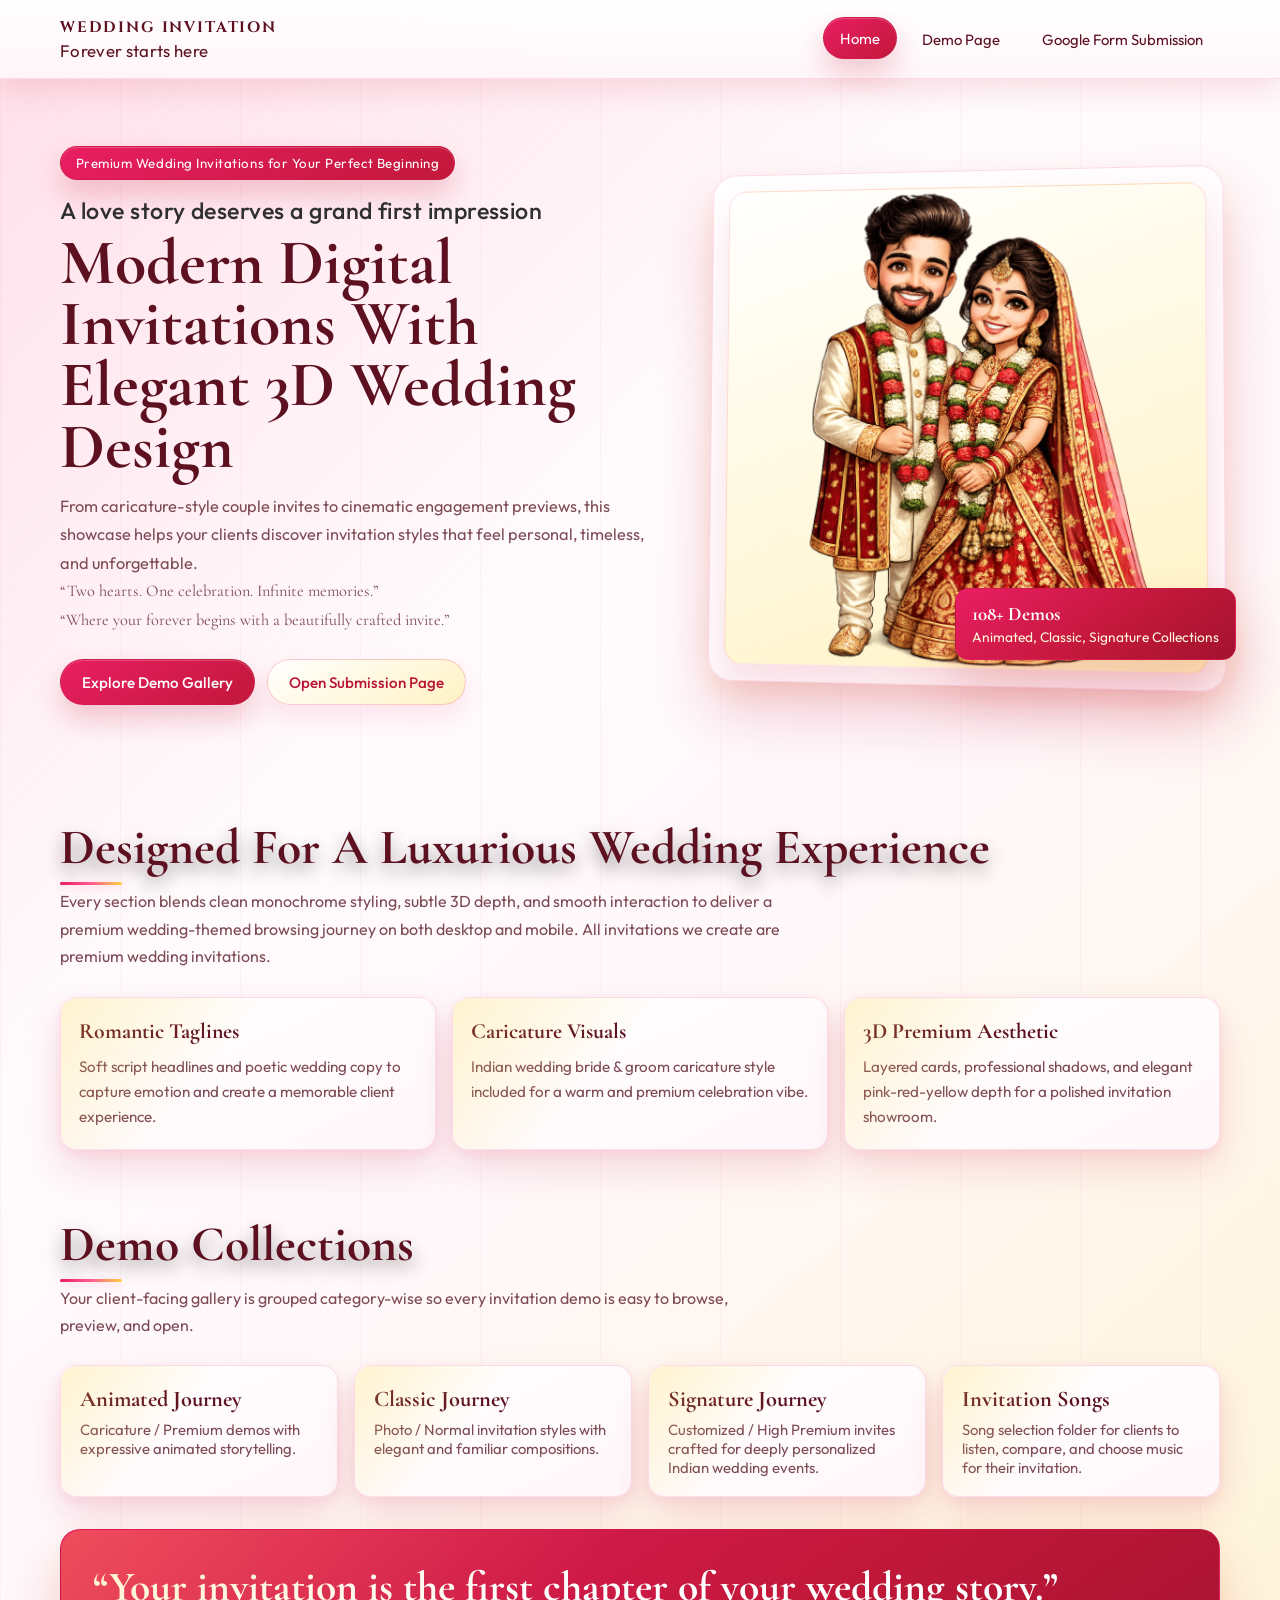
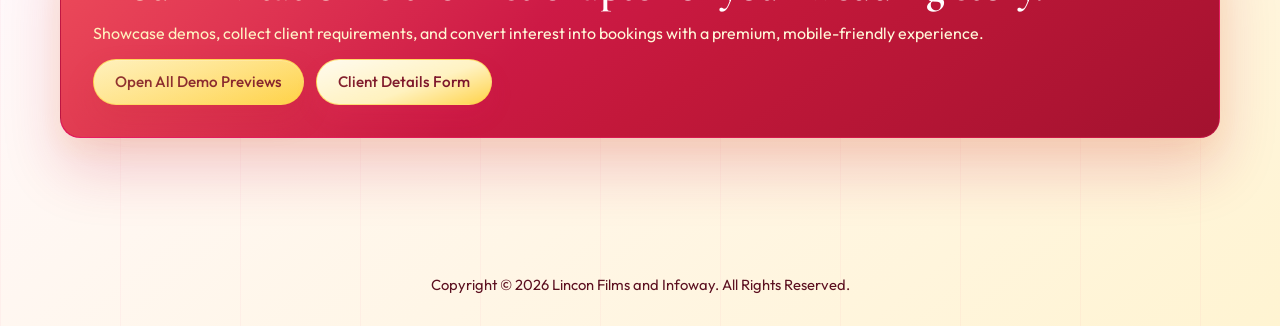
<file: index.html>
<!doctype html>
<html lang="en">
  <head>
    <meta charset="UTF-8" />
    <meta name="viewport" content="width=device-width, initial-scale=1.0" />
    <title>Wedding Invitation | Home</title>
    <meta
      name="description"
      content="Premium wedding and engagement invitation demo website with elegant 3D visuals, caricature couple art, and category-wise previews."
    />
    <link rel="icon" type="image/png" href="assets/favicon.png" />
    <link rel="stylesheet" href="assets/css/styles.css" />
  </head>
  <body>
    <header class="topbar">
      <div class="container nav-wrap">
        <div class="site-name">
          Wedding Invitation
          <small>Forever starts here</small>
        </div>
        <nav class="nav-links" aria-label="Primary Navigation">
          <a href="index.html" data-nav>Home</a>
          <a href="demos.html" data-nav>Demo Page</a>
          <a href="submit.html" data-nav>Google Form Submission</a>
        </nav>
      </div>
    </header>

    <main>
      <section class="hero">
        <div class="container hero-grid">
          <div class="reveal">
            <span class="kicker">Premium Wedding Invitations for Your Perfect Beginning</span>
            <div class="script-line">A love story deserves a grand first impression</div>
            <h1>Modern Digital Invitations With Elegant 3D Wedding Design</h1>
            <p>
              From caricature-style couple invites to cinematic engagement previews, this showcase helps your
              clients discover invitation styles that feel personal, timeless, and unforgettable.
            </p>
            <p class="hero-tagline">
              “Two hearts. One celebration. Infinite memories.”
              <br />
              “Where your forever begins with a beautifully crafted invite.”
            </p>
            <div class="btn-row">
              <a class="btn btn-primary" href="demos.html">Explore Demo Gallery</a>
              <a class="btn btn-outline" href="submit.html">Open Submission Page</a>
            </div>
          </div>

          <div class="hero-art reveal">
            <div class="hero-frame floating">
              <img src="assets/images/indian-wedding-couple.png" alt="Indian wedding bride and groom caricature" />
            </div>
            <div class="floating-tag">
              <strong id="totalDemoCount">94+ Demos</strong>
              <span>Animated, Classic, Signature Collections</span>
            </div>
          </div>
        </div>
      </section>

      <section class="section">
        <div class="container">
          <h2 class="section-title reveal">Designed For A Luxurious Wedding Experience</h2>
          <p class="section-sub reveal">
            Every section blends clean monochrome styling, subtle 3D depth, and smooth interaction to deliver a premium
            wedding-themed browsing journey on both desktop and mobile. All invitations we create are premium wedding
            invitations.
          </p>

          <div class="feature-grid">
            <article class="feature reveal">
              <h3>Romantic Taglines</h3>
              <p>
                Soft script headlines and poetic wedding copy to capture emotion and create a memorable client
                experience.
              </p>
            </article>
            <article class="feature reveal">
              <h3>Caricature Visuals</h3>
              <p>
                Indian wedding bride & groom caricature style included for a warm and premium celebration vibe.
              </p>
            </article>
            <article class="feature reveal">
              <h3>3D Premium Aesthetic</h3>
              <p>
                Layered cards, professional shadows, and elegant pink-red-yellow depth for a polished invitation showroom.
              </p>
            </article>
          </div>
        </div>
      </section>

      <section class="section" style="padding-top: 0;">
        <div class="container">
          <h2 class="section-title reveal">Demo Collections</h2>
          <p class="section-sub reveal">
            Your client-facing gallery is grouped category-wise so every invitation demo is easy to browse,
            preview, and open.
          </p>

          <div class="category-cards">
            <article class="category-card reveal">
              <h3>Animated Journey</h3>
              <p>Caricature / Premium demos with expressive animated storytelling.</p>
            </article>
            <article class="category-card reveal">
              <h3>Classic Journey</h3>
              <p>Photo / Normal invitation styles with elegant and familiar compositions.</p>
            </article>
            <article class="category-card reveal">
              <h3>Signature Journey</h3>
              <p>Customized / High Premium invites crafted for deeply personalized Indian wedding events.</p>
            </article>
            <article class="category-card reveal">
              <h3>Invitation Songs</h3>
              <p>Song selection folder for clients to listen, compare, and choose music for their invitation.</p>
            </article>
          </div>

          <div class="cta-banner reveal">
            <h3>“Your invitation is the first chapter of your wedding story.”</h3>
            <p>
              Showcase demos, collect client requirements, and convert interest into bookings with a premium,
              mobile-friendly experience.
            </p>
            <div class="btn-row" style="margin-top: 1rem;">
              <a class="btn btn-primary" href="demos.html">Open All Demo Previews</a>
              <a class="btn btn-outline" href="submit.html">Client Details Form</a>
            </div>
          </div>
        </div>
      </section>
    </main>

    <footer class="footer">
      Copyright © 2026 Lincon Films and Infoway. All Rights Reserved.
    </footer>

    <script src="assets/js/demo-data.js"></script>
    <script src="assets/js/main.js"></script>
    <script>
      (function () {
        if (!window.demoCatalog) return;
        const count = window.demoCatalog.reduce((sum, cat) => sum + cat.items.length, 0);
        const target = document.getElementById('totalDemoCount');
        if (target) {
          target.textContent = `${count}+ Demos`;
        }
      })();
    </script>
  </body>
</html>
</file>
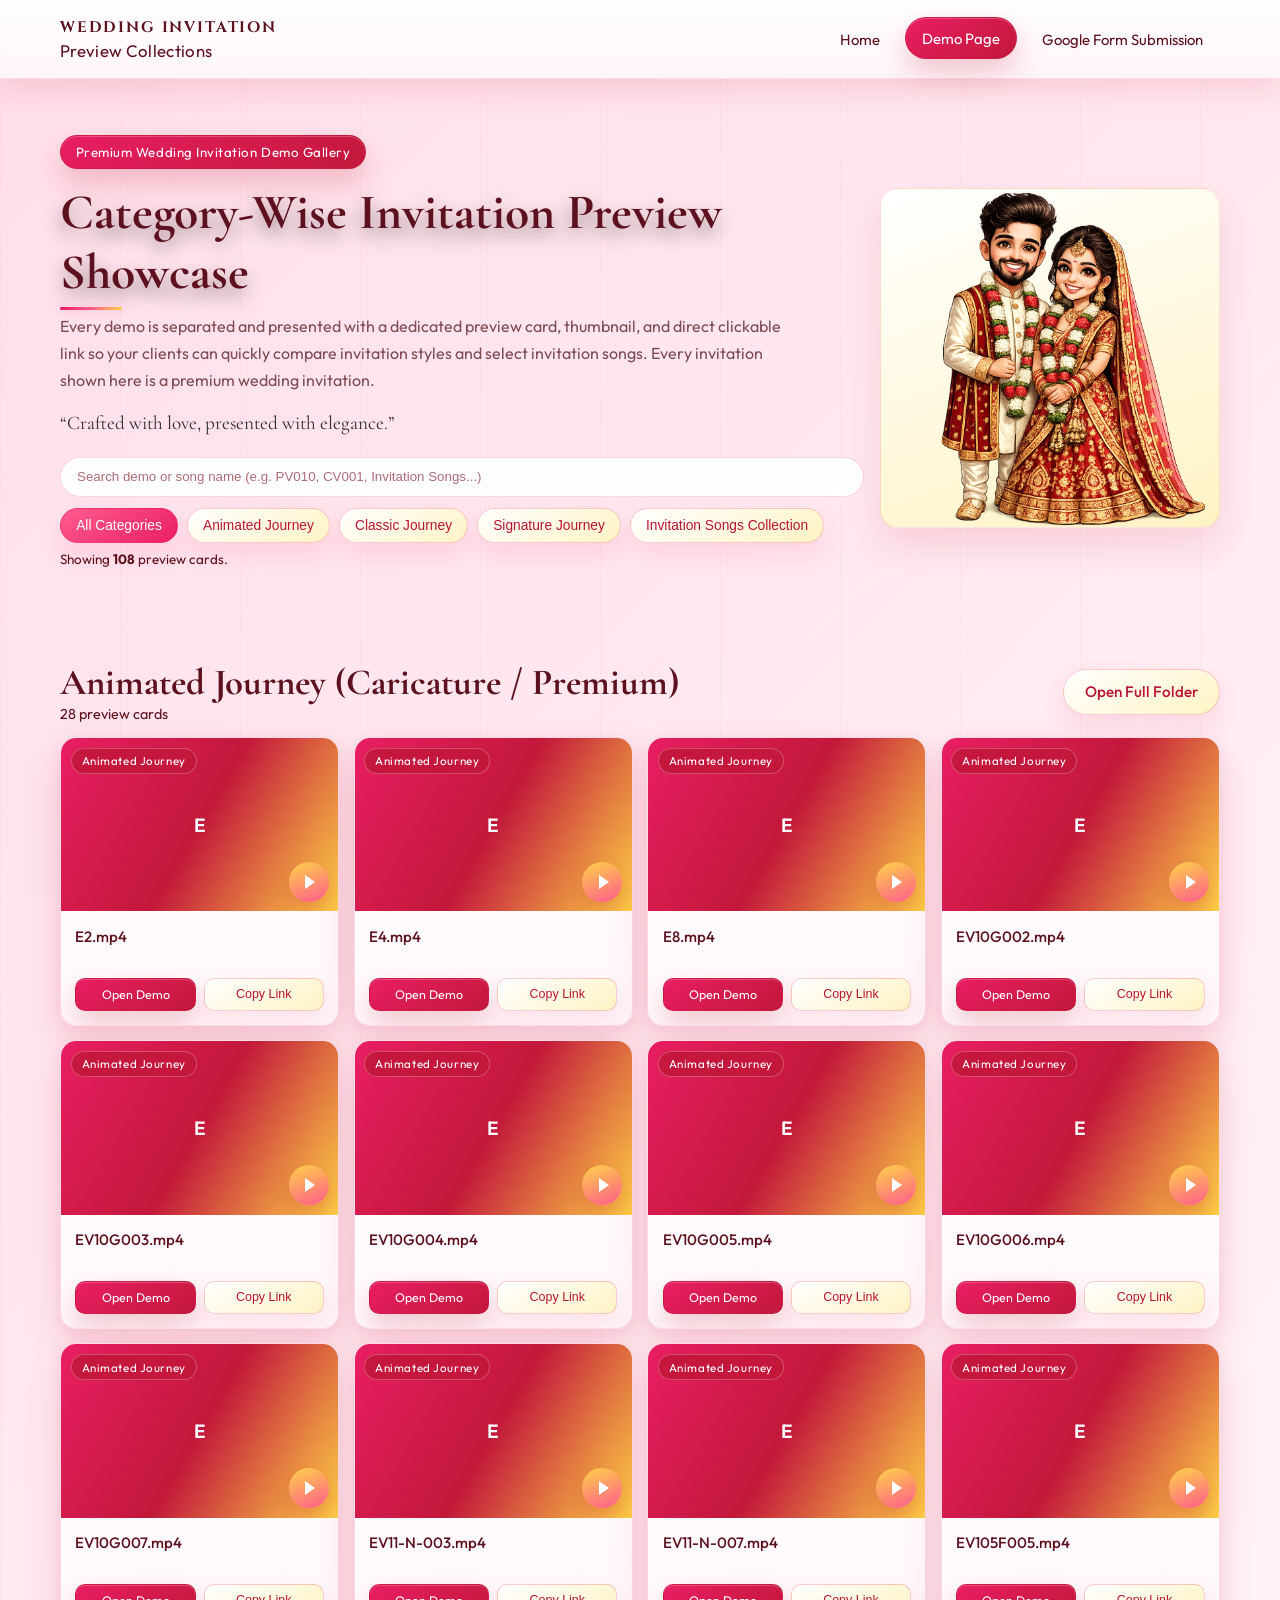
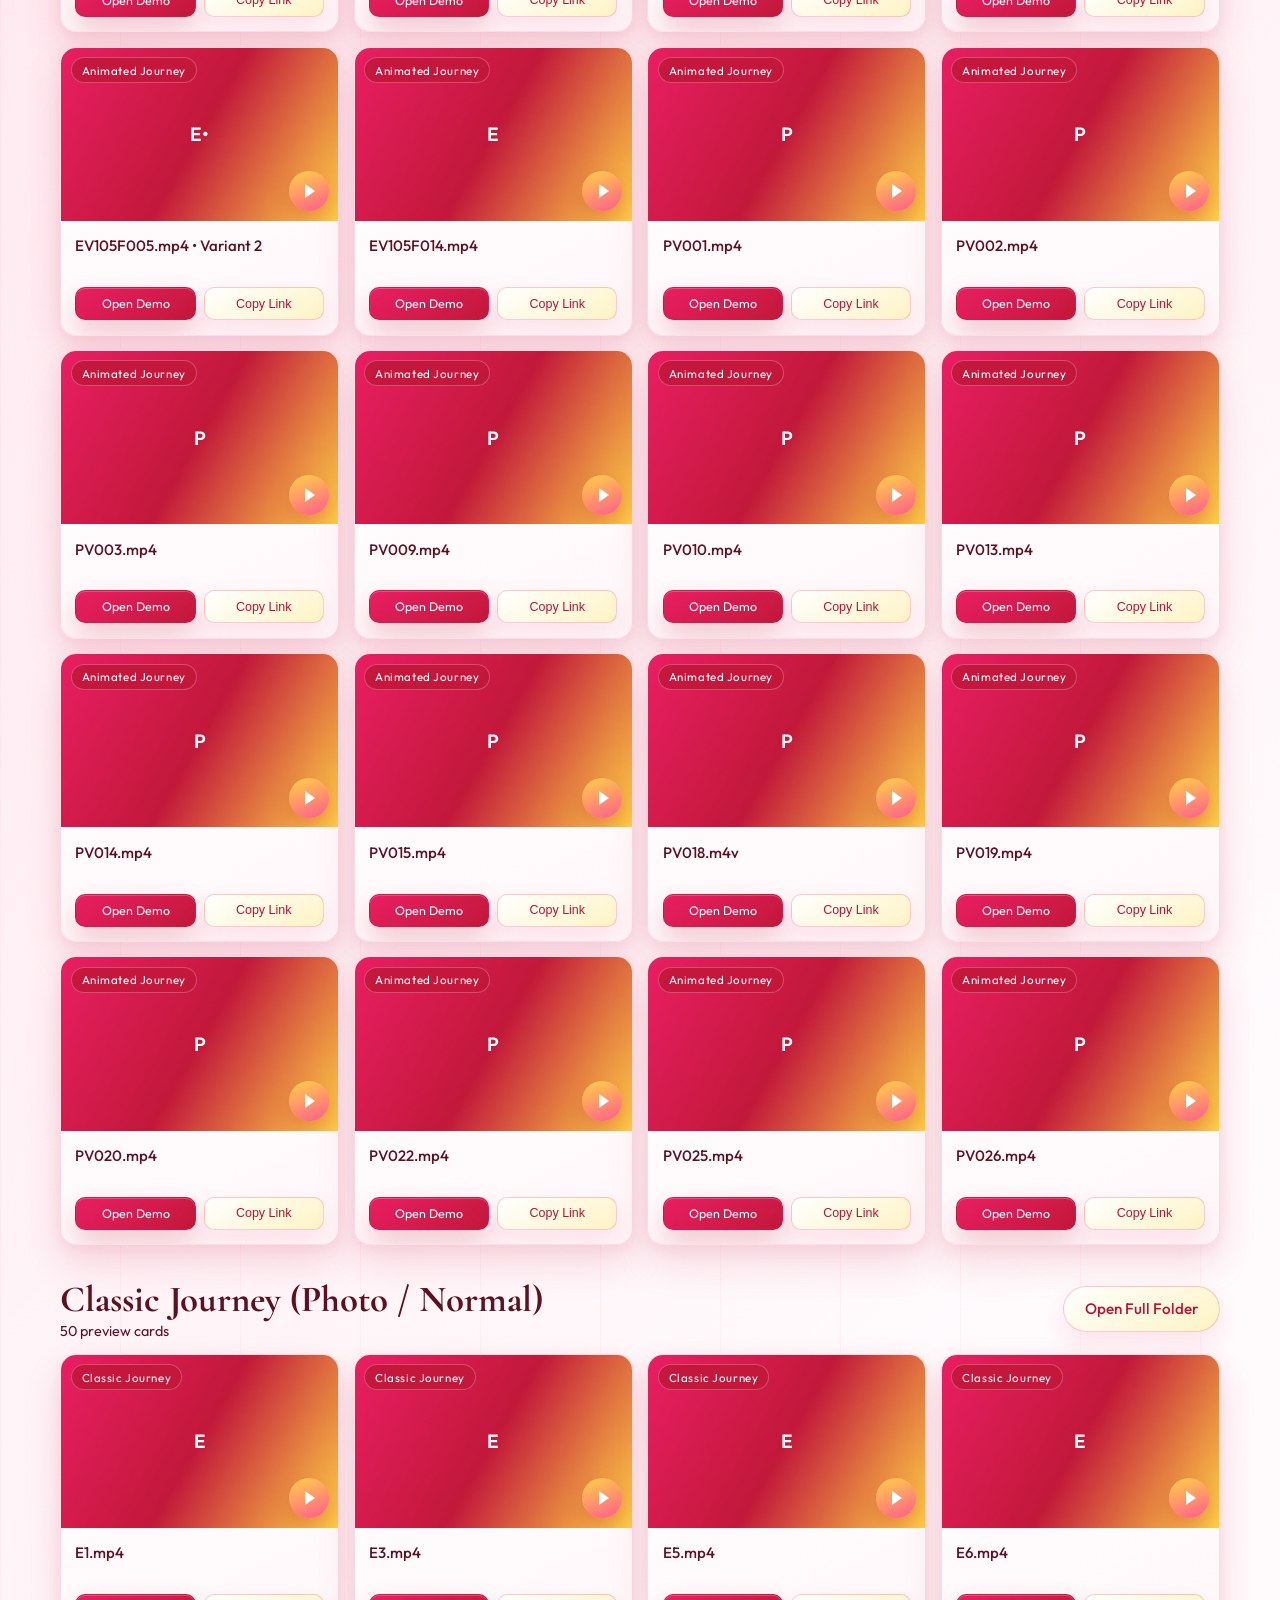
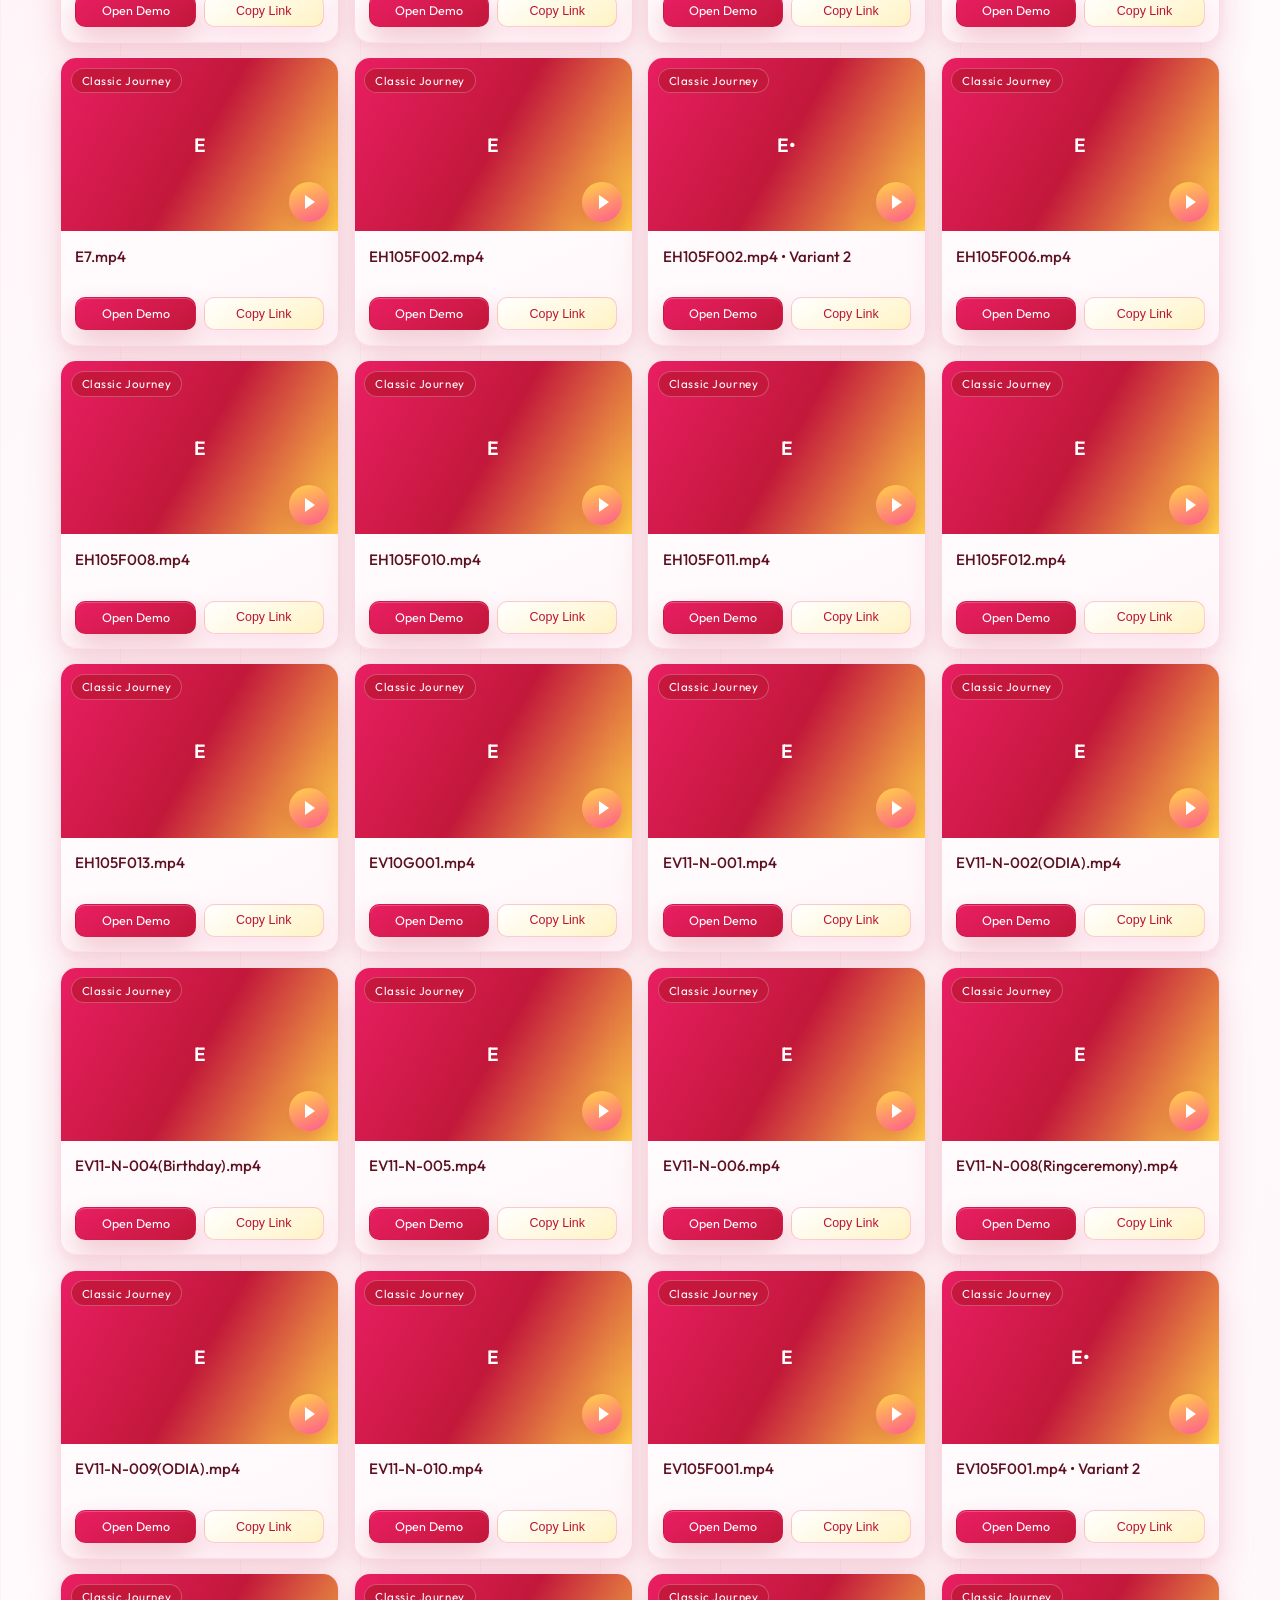
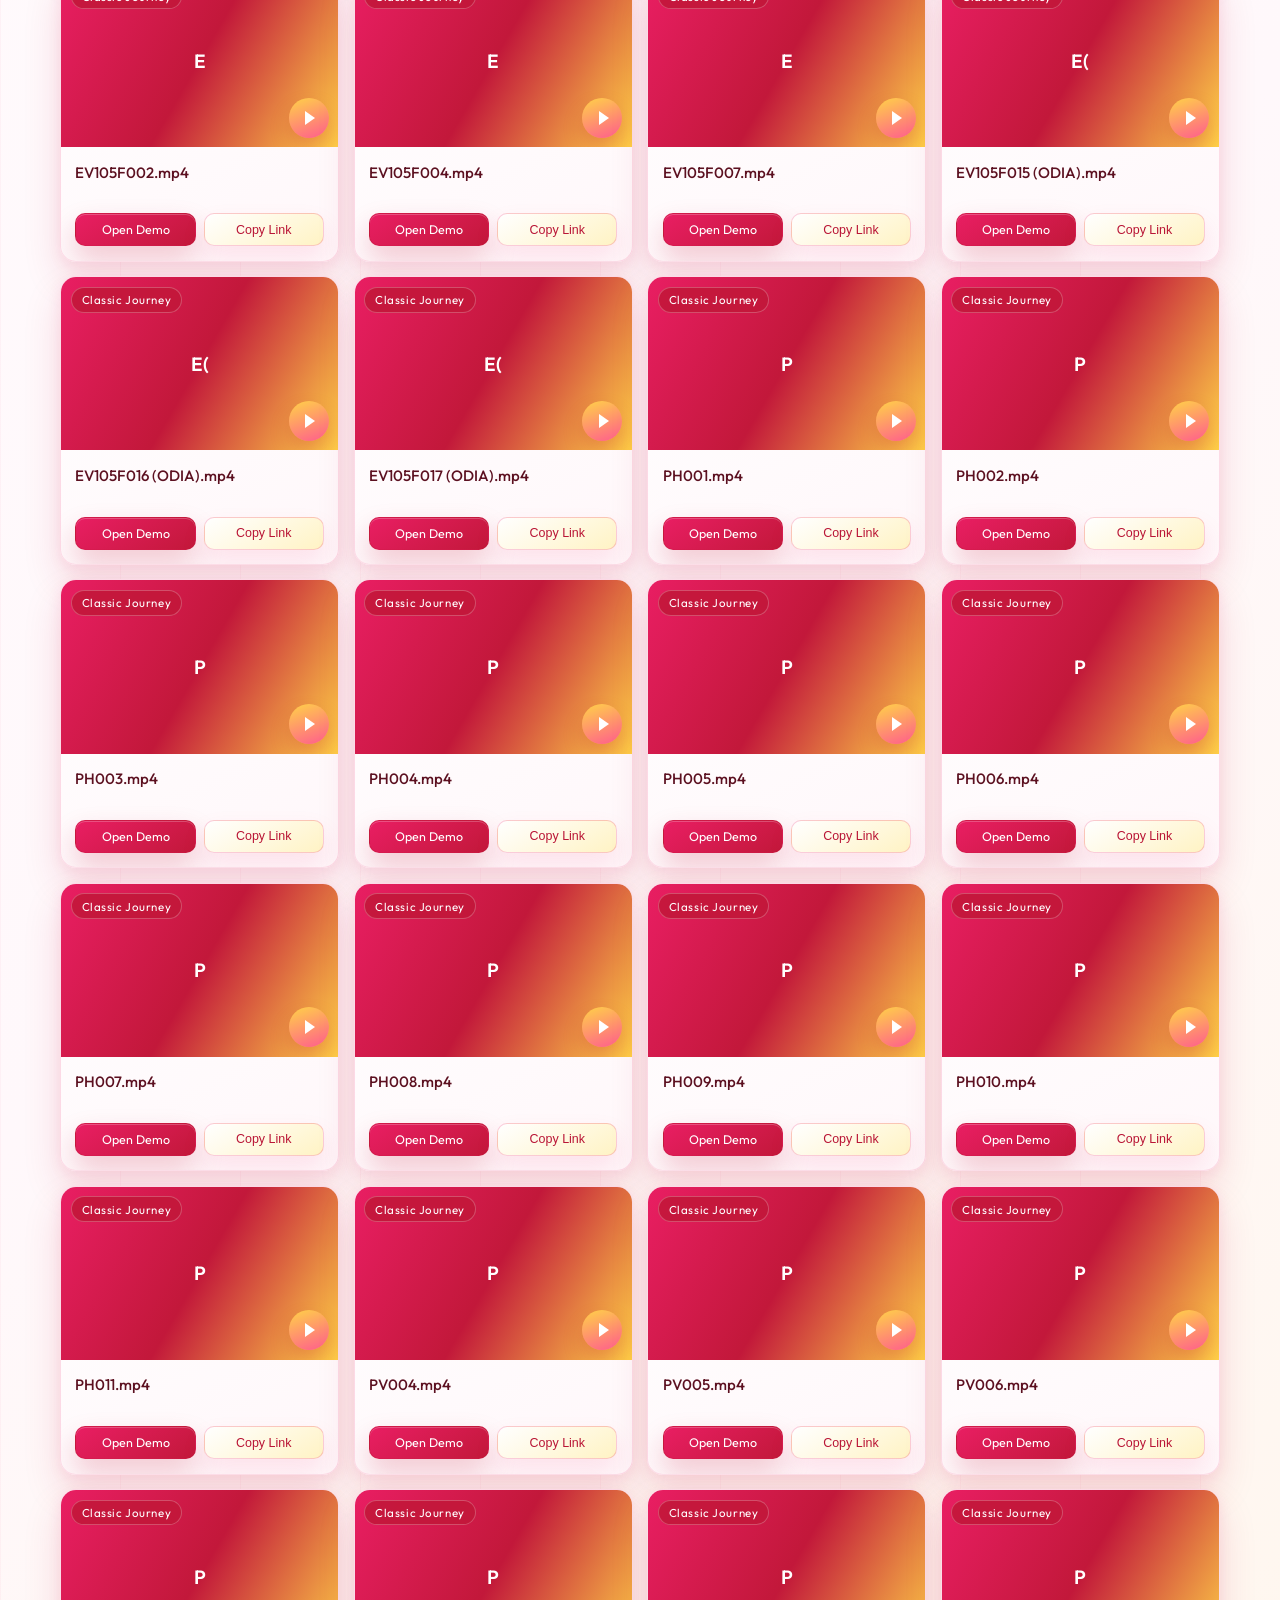
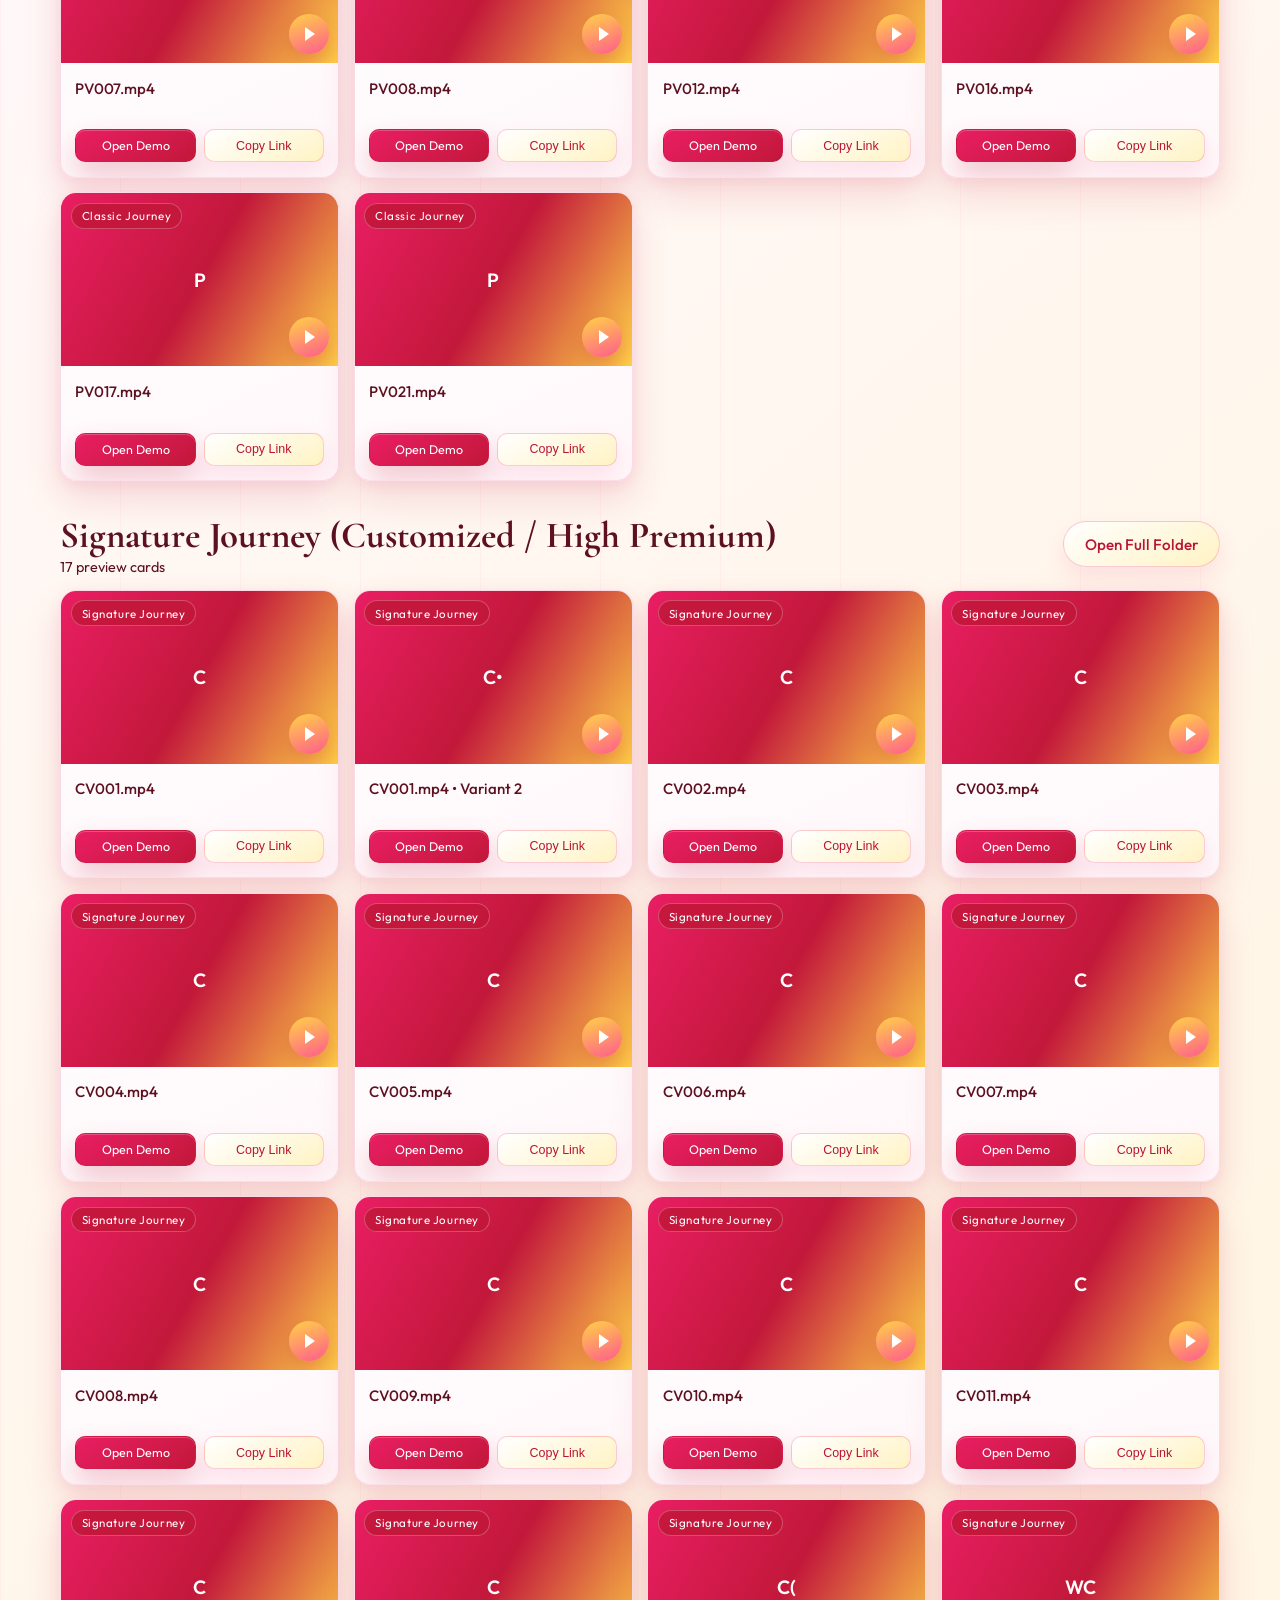
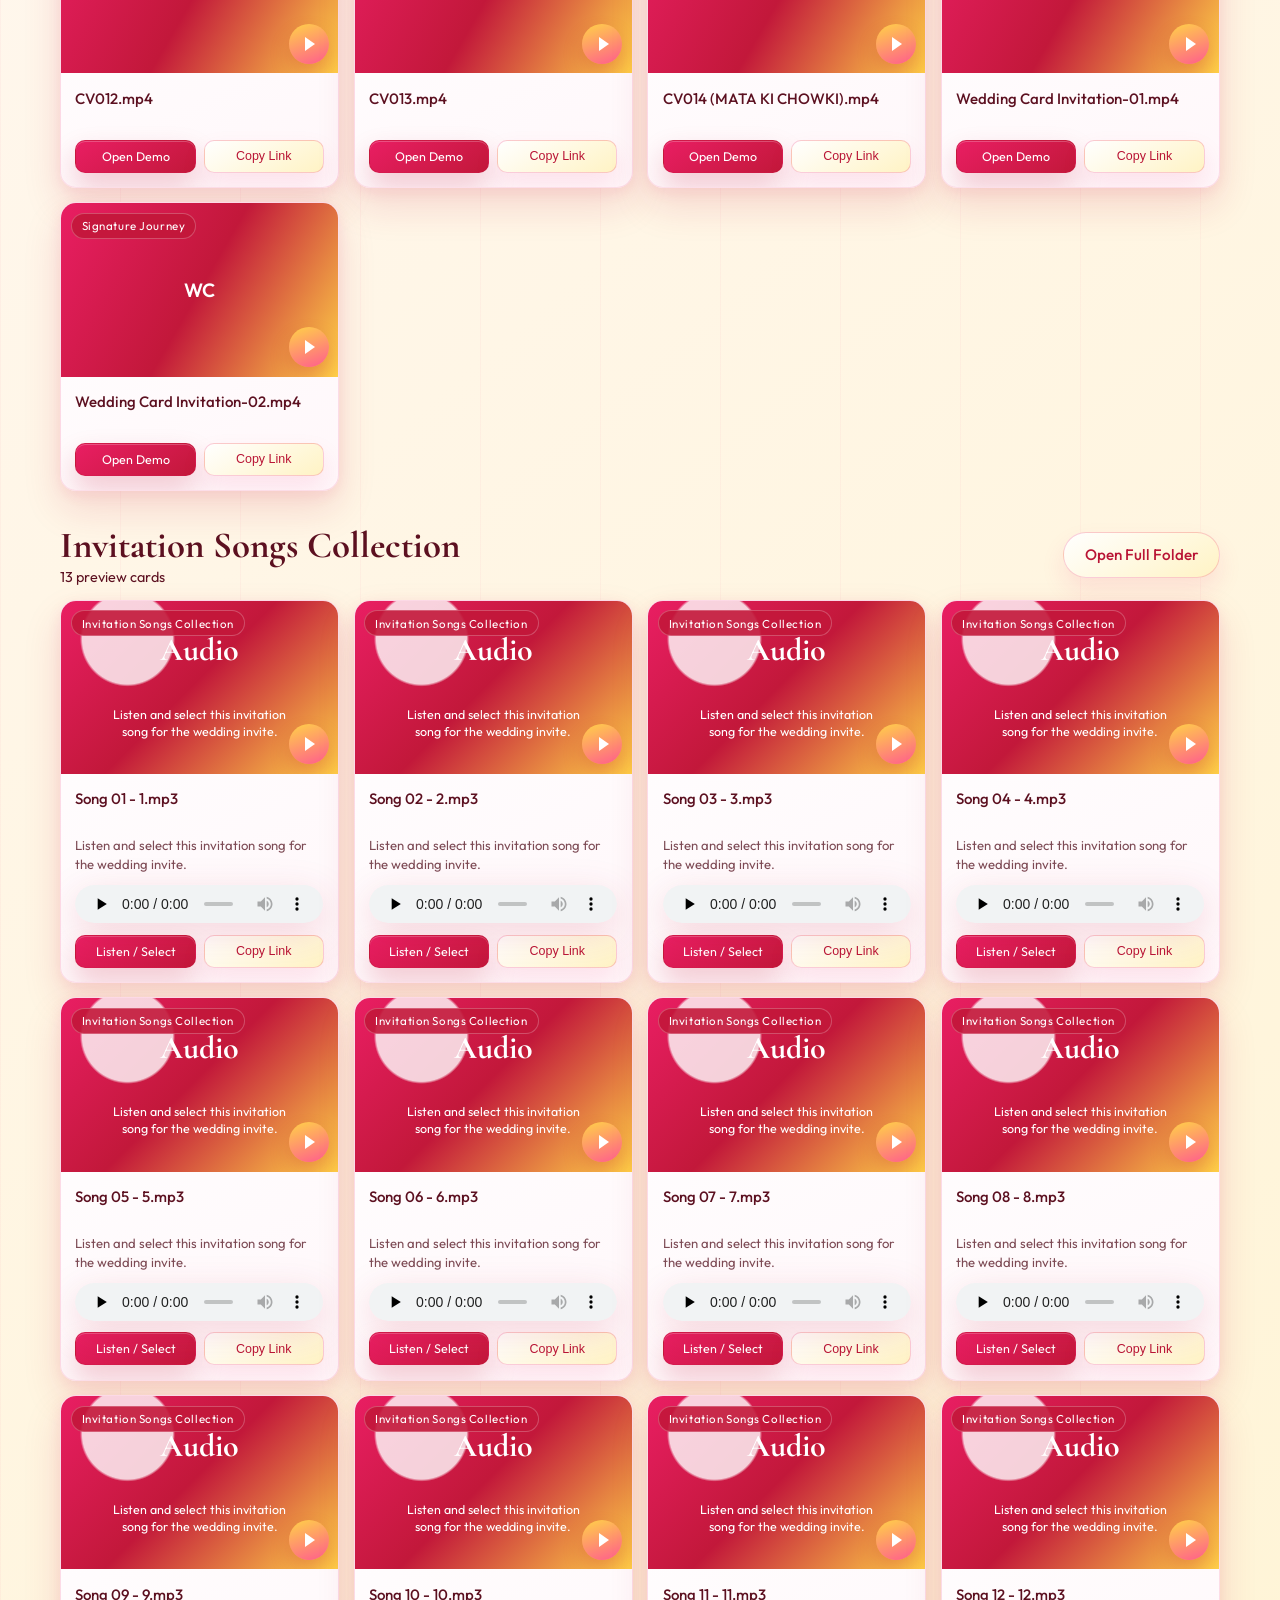
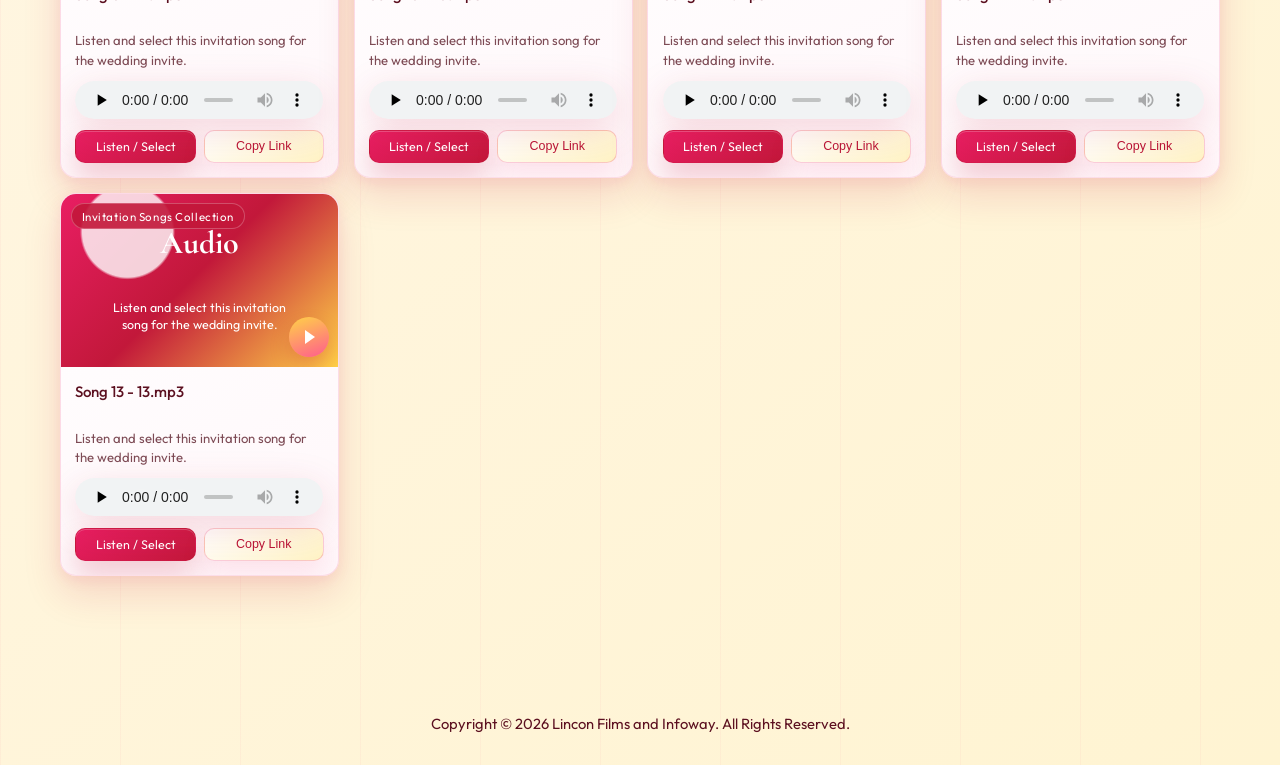
<file: demos.html>
<!doctype html>
<html lang="en">
  <head>
    <meta charset="UTF-8" />
    <meta name="viewport" content="width=device-width, initial-scale=1.0" />
    <title>Wedding Invitation | Demo Page</title>
    <meta
      name="description"
      content="Category-wise wedding invitation demo gallery with clickable previews and Google Drive demo links."
    />
    <link rel="icon" type="image/png" href="assets/favicon.png" />
    <link rel="stylesheet" href="assets/css/styles.css" />
  </head>
  <body>
    <header class="topbar">
      <div class="container nav-wrap">
        <div class="site-name">
          Wedding Invitation
          <small>Preview Collections</small>
        </div>
        <nav class="nav-links" aria-label="Primary Navigation">
          <a href="index.html" data-nav>Home</a>
          <a href="demos.html" data-nav>Demo Page</a>
          <a href="submit.html" data-nav>Google Form Submission</a>
        </nav>
      </div>
    </header>

    <main>
      <section class="page-hero">
        <div class="container page-shell">
          <div class="reveal">
            <span class="kicker">Premium Wedding Invitation Demo Gallery</span>
            <h1 class="section-title" style="margin-top: 0.8rem;">Category-Wise Invitation Preview Showcase</h1>
            <p class="section-sub">
              Every demo is separated and presented with a dedicated preview card, thumbnail, and direct clickable
              link so your clients can quickly compare invitation styles and select invitation songs. Every invitation shown here is a premium
              wedding invitation.
            </p>
            <p class="hero-tagline" style="margin-top: 0.6rem;">
              “Crafted with love, presented with elegance.”
            </p>
            <div class="control-row">
              <input
                id="demoSearch"
                class="search"
                type="search"
                placeholder="Search demo or song name (e.g. PV010, CV001, Invitation Songs...)"
                aria-label="Search demos"
              />
              <div class="chips" id="categoryChips" aria-label="Category Filters"></div>
            </div>
            <p class="form-note" style="margin-top: 0.5rem;">
              Showing <strong id="demoTotalCount">0</strong> preview cards.
            </p>
          </div>

          <div class="reveal floating">
            <img src="assets/images/indian-wedding-couple.png" alt="Indian wedding caricature decorative illustration" />
          </div>
        </div>
      </section>

      <section class="section" style="padding-top: 1.2rem;">
        <div class="container" id="demoSections"></div>
      </section>
    </main>

    <footer class="footer">
      Copyright © 2026 Lincon Films and Infoway. All Rights Reserved.
    </footer>

    <script src="assets/js/demo-data.js"></script>
    <script src="assets/js/main.js"></script>
    <script src="assets/js/demos.js"></script>
  </body>
</html>
</file>
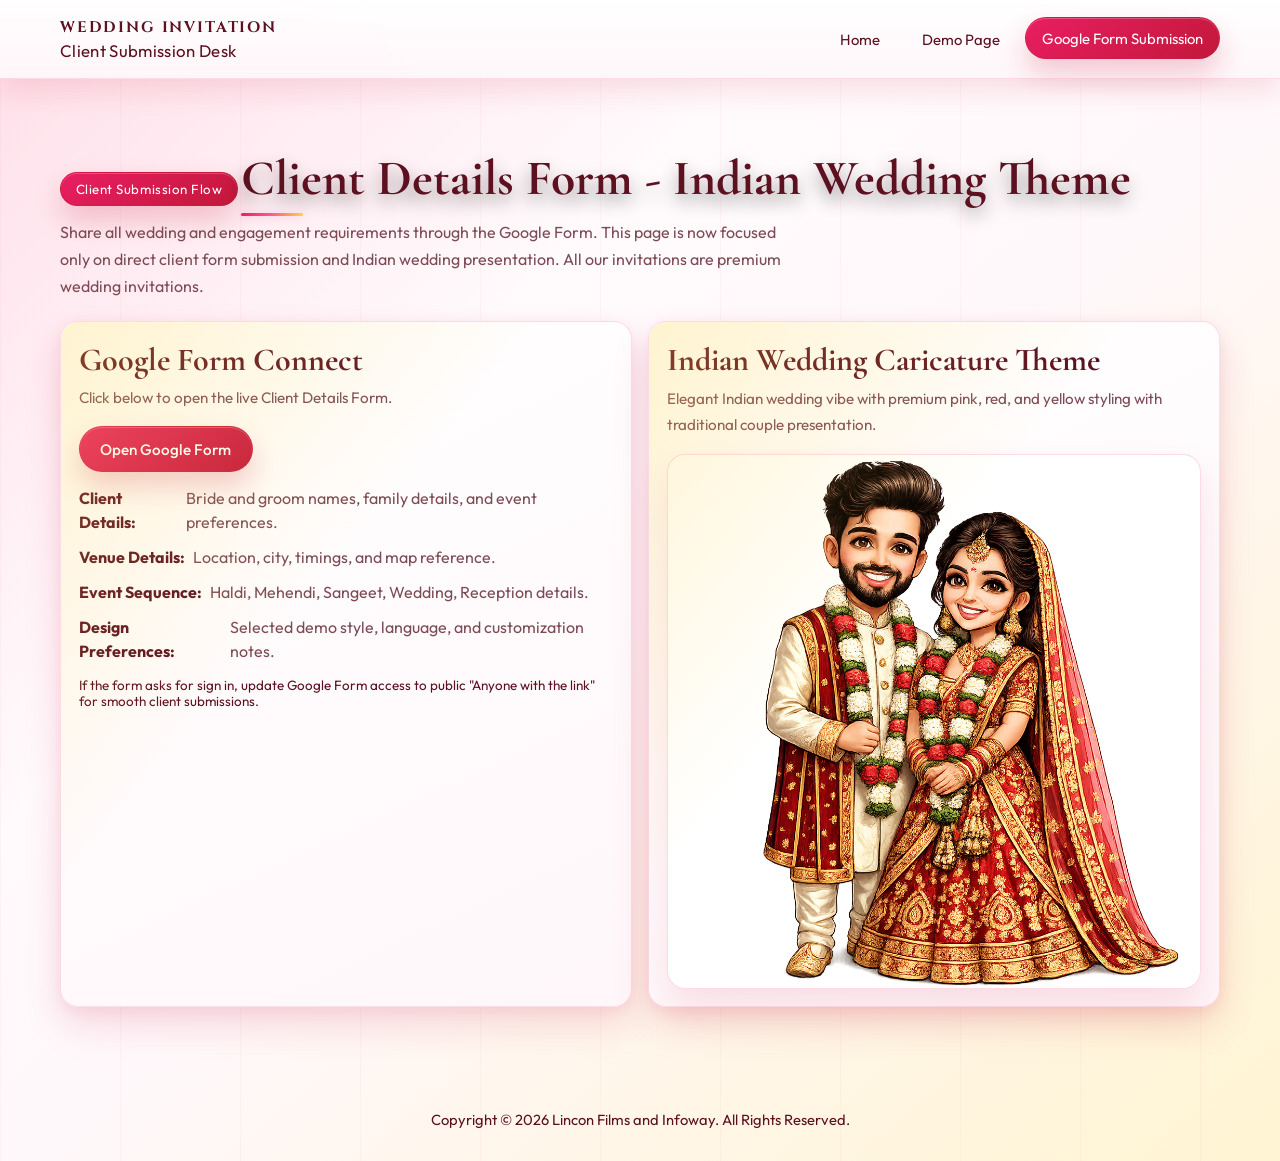
<file: submit.html>
<!doctype html>
<html lang="en">
  <head>
    <meta charset="UTF-8" />
    <meta name="viewport" content="width=device-width, initial-scale=1.0" />
    <title>Wedding Invitation | Google Form Submission</title>
    <meta
      name="description"
      content="Indian wedding themed client details submission page with direct Google Form access."
    />
    <link rel="icon" type="image/png" href="assets/favicon.png" />
    <link rel="stylesheet" href="assets/css/styles.css" />
  </head>
  <body>
    <header class="topbar">
      <div class="container nav-wrap">
        <div class="site-name">
          Wedding Invitation
          <small>Client Submission Desk</small>
        </div>
        <nav class="nav-links" aria-label="Primary Navigation">
          <a href="index.html" data-nav>Home</a>
          <a href="demos.html" data-nav>Demo Page</a>
          <a href="submit.html" data-nav>Google Form Submission</a>
        </nav>
      </div>
    </header>

    <main>
      <section class="page-hero">
        <div class="container">
          <div class="reveal">
            <span class="kicker">Client Submission Flow</span>
            <h1 class="section-title" style="margin-top: 0.8rem;">Client Details Form - Indian Wedding Theme</h1>
            <p class="section-sub">
              Share all wedding and engagement requirements through the Google Form. This page is now focused only on
              direct client form submission and Indian wedding presentation. All our invitations are premium wedding
              invitations.
            </p>
          </div>

          <div class="form-shell">
            <aside class="form-info reveal">
              <h2 style="margin: 0; font-family: 'Cormorant Garamond', serif; font-size: 2rem;">Google Form Connect</h2>
              <p class="section-sub" style="margin-top: 0.4rem; font-size: 0.95rem;">
                Click below to open the live Client Details Form.
              </p>

              <div class="btn-row" style="margin-top: 0.95rem;">
                <a
                  id="openGoogleForm"
                  class="btn btn-primary"
                  href="https://docs.google.com/forms/d/e/1FAIpQLSfdsE13cCX7OeEmAab8jM86ujvT20LCSQGyP-HxpFHCecMjCg/viewform?usp=send_form"
                  target="_blank"
                  rel="noopener noreferrer"
                >
                  Open Google Form
                </a>
              </div>

              <ul class="info-list">
                <li><b>Client Details:</b> Bride and groom names, family details, and event preferences.</li>
                <li><b>Venue Details:</b> Location, city, timings, and map reference.</li>
                <li><b>Event Sequence:</b> Haldi, Mehendi, Sangeet, Wedding, Reception details.</li>
                <li><b>Design Preferences:</b> Selected demo style, language, and customization notes.</li>
              </ul>

              <p class="form-note">
                If the form asks for sign in, update Google Form access to public "Anyone with the link" for smooth
                client submissions.
              </p>
            </aside>

            <section class="form-card reveal">
              <h2 style="margin: 0; font-family: 'Cormorant Garamond', serif; font-size: 2rem;">Indian Wedding Caricature Theme</h2>
              <p class="section-sub" style="margin-top: 0.45rem; font-size: 0.95rem;">
                Elegant Indian wedding vibe with premium pink, red, and yellow styling with traditional couple presentation.
              </p>
              <div style="margin-top: 1rem; border-radius: 18px; overflow: hidden; border: 1px solid rgba(233, 30, 99, 0.16); background: rgba(255, 255, 255, 0.96); box-shadow: 0 18px 36px rgba(194, 24, 58, 0.12);">
                <img
                  src="assets/images/indian-wedding-couple.png"
                  alt="Indian wedding bride and groom caricature"
                  style="width: 100%; max-height: 640px; object-fit: contain;"
                />
              </div>
            </section>
          </div>
        </div>
      </section>
    </main>

    <footer class="footer">
      Copyright © 2026 Lincon Films and Infoway. All Rights Reserved.
    </footer>

    <script src="assets/js/main.js"></script>
  </body>
</html>
</file>
<file: assets/css/styles.css>
@import url('https://fonts.googleapis.com/css2?family=Cinzel:wght@500;700&family=Cormorant+Garamond:wght@400;500;600;700&family=Outfit:wght@300;400;500;600&display=swap');

:root {
  --bg-deep: #ffffff;
  --bg: #fff8fb;
  --bg-soft: #fff4d2;
  --text: #5c1020;
  --muted: #7d4b55;
  --rose: #ffe7ef;
  --wine: #c2183a;
  --accent: #e91e63;
  --accent-soft: #ffd247;
  --card: #ffffff;
  --ring: #f4f4f4;
  --surface-1: #ffffff;
  --surface-2: #f5f5f5;
  --surface-3: #e6e6e6;
  --glass: linear-gradient(160deg, rgba(255, 255, 255, 0.96), rgba(241, 241, 241, 0.94));
  --shadow: 0 18px 38px rgba(194, 24, 58, 0.14), 0 4px 14px rgba(233, 30, 99, 0.08);
  --shadow-deep: 0 32px 58px rgba(194, 24, 58, 0.2), 0 10px 24px rgba(255, 210, 71, 0.12);
}

* {
  box-sizing: border-box;
}

html,
body {
  margin: 0;
  padding: 0;
  font-family: 'Outfit', sans-serif;
  color: var(--text);
  background: linear-gradient(135deg, rgba(0, 0, 0, 0.035) 0%, transparent 34%),
    repeating-linear-gradient(90deg, rgba(0, 0, 0, 0.025) 0 1px, transparent 1px 120px),
    linear-gradient(140deg, var(--bg-deep) 0%, var(--bg) 48%, var(--bg-soft) 100%);
  min-height: 100%;
}

body::before,
body::after {
  content: '';
  position: fixed;
  inset: 0;
  pointer-events: none;
  z-index: -1;
}

body::before {
  background: linear-gradient(90deg, transparent 0%, rgba(0, 0, 0, 0.035) 48%, transparent 100%);
  opacity: 0.5;
}

body::after {
  background: repeating-linear-gradient(
      -45deg,
      rgba(0, 0, 0, 0.025),
      rgba(0, 0, 0, 0.025) 1px,
      transparent 2px,
      transparent 24px
    );
  opacity: 0.28;
}

a {
  color: inherit;
  text-decoration: none;
}

img {
  max-width: 100%;
  display: block;
}

main {
  overflow-x: clip;
}

.container {
  width: min(1160px, 92vw);
  margin: 0 auto;
}

.topbar {
  position: sticky;
  top: 0;
  z-index: 50;
  backdrop-filter: blur(10px);
  background: linear-gradient(180deg, rgba(10, 10, 10, 0.96), rgba(20, 20, 20, 0.9));
  border-bottom: 1px solid rgba(255, 255, 255, 0.12);
  box-shadow: 0 10px 24px rgba(0, 0, 0, 0.45);
}

.nav-wrap {
  display: flex;
  align-items: center;
  justify-content: space-between;
  gap: 1.2rem;
  min-height: 78px;
}

.site-name {
  font-family: 'Cinzel', serif;
  letter-spacing: 0.12em;
  text-transform: uppercase;
  font-size: 0.95rem;
  font-weight: 700;
  color: var(--text);
}

.site-name small {
  display: block;
  font-family: 'Outfit', sans-serif;
  letter-spacing: 0.02em;
  text-transform: none;
  font-weight: 400;
  color: var(--accent);
  font-size: 1.05rem;
  margin-top: 0.08rem;
}

.nav-links {
  display: flex;
  align-items: center;
  gap: 0.5rem;
  flex-wrap: wrap;
}

.nav-links a {
  padding: 0.64rem 1rem;
  border-radius: 999px;
  font-size: 0.93rem;
  color: var(--text);
  border: 1px solid transparent;
  transition: all 0.22s ease;
}

.nav-links a:hover,
.nav-links a.active {
  border-color: rgba(255, 255, 255, 0.32);
  background: linear-gradient(145deg, rgba(54, 54, 54, 0.92), rgba(18, 18, 18, 0.96));
  box-shadow: 0 8px 18px rgba(0, 0, 0, 0.38);
  transform: translateY(-1px);
}

.hero {
  padding: 4.2rem 0 3rem;
  position: relative;
}

.hero-grid {
  display: grid;
  grid-template-columns: 1.08fr 0.92fr;
  gap: 2.4rem;
  align-items: center;
}

.kicker {
  display: inline-flex;
  align-items: center;
  gap: 0.45rem;
  background: linear-gradient(145deg, #ffffff, #d8d8d8);
  border: 1px solid rgba(255, 255, 255, 0.52);
  color: #050505;
  box-shadow: 0 12px 22px rgba(0, 0, 0, 0.38), inset 0 1px 0 rgba(255, 255, 255, 0.82);
  border-radius: 999px;
  padding: 0.5rem 0.92rem;
  font-size: 0.83rem;
  letter-spacing: 0.04em;
}

.script-line {
  margin-top: 1rem;
  font-family: 'Outfit', sans-serif;
  font-weight: 500;
  letter-spacing: 0.02em;
  font-size: clamp(1.08rem, 2vw, 1.45rem);
  color: #f4f4f4;
}

.hero h1 {
  font-family: 'Cormorant Garamond', serif;
  font-size: clamp(2.25rem, 5vw, 4rem);
  line-height: 0.96;
  margin: 0.4rem 0 0.9rem;
}

.hero p {
  margin: 0;
  max-width: 62ch;
  line-height: 1.75;
  color: var(--muted);
  font-size: 1.02rem;
}

.hero-tagline {
  margin-top: 1rem;
  font-family: 'Cormorant Garamond', serif;
  font-size: 1.2rem;
  color: #f0f0f0;
}

.btn-row {
  margin-top: 1.55rem;
  display: flex;
  flex-wrap: wrap;
  gap: 0.8rem;
}

.btn {
  border: none;
  display: inline-flex;
  align-items: center;
  justify-content: center;
  gap: 0.45rem;
  padding: 0.78rem 1.3rem;
  border-radius: 999px;
  font-weight: 500;
  font-size: 0.95rem;
  transition: transform 0.2s ease, box-shadow 0.2s ease, background 0.2s ease;
  cursor: pointer;
}

.btn-primary {
  color: #050505;
  background: linear-gradient(160deg, #ffffff, #f1f1f1 58%, #cfcfcf);
  border: 1px solid rgba(255, 255, 255, 0.72);
  box-shadow: 0 14px 28px rgba(0, 0, 0, 0.42), inset 0 1px 0 rgba(255, 255, 255, 0.9);
}

.btn-primary:hover {
  transform: translateY(-2px);
  box-shadow: 0 18px 34px rgba(0, 0, 0, 0.52), inset 0 1px 0 rgba(255, 255, 255, 0.9);
}

.btn-outline {
  color: var(--text);
  border: 1px solid rgba(255, 255, 255, 0.22);
  background: linear-gradient(150deg, #272727, #101010);
  box-shadow: 0 12px 22px rgba(0, 0, 0, 0.38);
}

.btn-outline:hover {
  transform: translateY(-2px);
  background: linear-gradient(150deg, #3a3a3a, #181818);
}

.hero-art {
  position: relative;
}

.hero-frame {
  border-radius: 24px;
  background: linear-gradient(165deg, #292929, #080808);
  padding: 1rem;
  box-shadow: var(--shadow-deep);
  transform: perspective(1000px) rotateY(-5deg) rotateX(2deg);
  border: 1px solid rgba(255, 255, 255, 0.18);
}

.hero-frame img {
  border-radius: 18px;
  width: 100%;
  max-height: 640px;
  object-fit: contain;
  background: linear-gradient(145deg, #f4f4f4, #bfbfbf);
}

.floating-tag {
  position: absolute;
  right: -1rem;
  bottom: 1.5rem;
  padding: 0.8rem 1rem;
  border-radius: 14px;
  background: linear-gradient(155deg, #2b2b2b, #0d0d0d);
  border: 1px solid rgba(255, 255, 255, 0.2);
  box-shadow: var(--shadow);
}

.floating-tag strong {
  display: block;
  font-family: 'Cormorant Garamond', serif;
  font-size: 1.2rem;
  color: #ffffff;
}

.floating-tag span {
  font-size: 0.86rem;
  color: var(--muted);
}

.section {
  padding: 4rem 0;
}

.section-title {
  margin: 0;
  font-family: 'Cormorant Garamond', serif;
  font-size: clamp(2rem, 4vw, 3.1rem);
  color: #ffffff;
  text-shadow: 0 8px 18px rgba(0, 0, 0, 0.45);
  position: relative;
  display: inline-block;
}

.section-title::after {
  content: '';
  position: absolute;
  left: 0;
  bottom: -8px;
  width: 62px;
  height: 3px;
  border-radius: 999px;
  background: linear-gradient(90deg, #ffffff, #9f9f9f);
  box-shadow: 0 2px 8px rgba(255, 255, 255, 0.15);
}

.section-sub {
  margin-top: 0.7rem;
  color: var(--muted);
  max-width: 66ch;
  line-height: 1.7;
}

.feature-grid {
  margin-top: 1.7rem;
  display: grid;
  grid-template-columns: repeat(3, minmax(0, 1fr));
  gap: 1rem;
}

.feature {
  background: var(--glass);
  border: 1px solid rgba(255, 255, 255, 0.14);
  border-radius: 16px;
  padding: 1.25rem 1.1rem;
  box-shadow: var(--shadow);
  transform-style: preserve-3d;
  transform: perspective(800px) translateZ(0);
  position: relative;
}

.feature::after {
  content: '';
  position: absolute;
  inset: 0;
  border-radius: inherit;
  background: linear-gradient(160deg, rgba(255, 255, 255, 0.09), transparent 38%);
  pointer-events: none;
}

.feature h3 {
  margin: 0;
  font-family: 'Cormorant Garamond', serif;
  font-size: 1.36rem;
  color: #ffffff;
}

.feature p {
  margin: 0.6rem 0 0;
  font-size: 0.95rem;
  line-height: 1.65;
  color: var(--muted);
}

.category-cards {
  margin-top: 1.6rem;
  display: grid;
  grid-template-columns: repeat(3, minmax(0, 1fr));
  gap: 1rem;
}

.category-card {
  position: relative;
  overflow: hidden;
  padding: 1.2rem;
  border-radius: 16px;
  background: linear-gradient(155deg, #242424, #0e0e0e);
  border: 1px solid rgba(255, 255, 255, 0.16);
  box-shadow: var(--shadow);
  transform: perspective(900px) rotateX(2deg) translateZ(0);
}

.category-card::before {
  content: '';
  position: absolute;
  inset: 0;
  width: auto;
  height: auto;
  border-radius: inherit;
  background: linear-gradient(130deg, rgba(255, 255, 255, 0.12), transparent 36%);
  pointer-events: none;
}

.category-card h3 {
  margin: 0;
  font-family: 'Cormorant Garamond', serif;
  font-size: 1.4rem;
}

.category-card p {
  margin: 0.5rem 0 0;
  color: var(--muted);
  font-size: 0.93rem;
}

.cta-banner {
  margin-top: 2rem;
  padding: 2rem;
  border-radius: 20px;
  background: linear-gradient(145deg, #272727, #070707);
  color: #ffffff;
  border: 1px solid rgba(255, 255, 255, 0.18);
  box-shadow: var(--shadow-deep);
  position: relative;
}

.cta-banner::after {
  content: '';
  position: absolute;
  inset: 0;
  border-radius: inherit;
  background: linear-gradient(120deg, rgba(255, 255, 255, 0.1), transparent 42%);
  pointer-events: none;
}

.cta-banner h3 {
  margin: 0;
  font-family: 'Cormorant Garamond', serif;
  font-size: clamp(1.8rem, 4vw, 2.6rem);
}

.cta-banner p {
  margin: 0.65rem 0 0;
  color: #ffffff;
}

.cta-banner .btn-outline {
  background: linear-gradient(160deg, #ffffff, #f1f1f1 58%, #cfcfcf);
  border-color: rgba(255, 255, 255, 0.72);
  color: #050505;
}

.footer {
  margin-top: 3.2rem;
  padding: 1.4rem 0 2rem;
  text-align: center;
  color: #ffffff;
  font-size: 0.92rem;
}

.page-hero {
  padding: 3.5rem 0 1.8rem;
}

.page-shell {
  display: grid;
  grid-template-columns: 1fr 340px;
  gap: 1rem;
  align-items: center;
}

.page-shell img {
  border-radius: 18px;
  border: 1px solid rgba(255, 255, 255, 0.18);
  box-shadow: var(--shadow);
  background: linear-gradient(160deg, #f4f4f4, #bfbfbf);
  max-height: 620px;
  object-fit: contain;
}

.control-row {
  margin-top: 1.4rem;
  display: flex;
  flex-wrap: wrap;
  gap: 0.7rem;
}

.search {
  flex: 1 1 240px;
  min-width: 220px;
  border-radius: 999px;
  border: 1px solid rgba(255, 255, 255, 0.18);
  background: rgba(20, 20, 20, 0.92);
  padding: 0.72rem 1rem;
  color: var(--text);
}

.search:focus {
  outline: 2px solid rgba(255, 255, 255, 0.42);
  outline-offset: 1px;
}

.chips {
  display: flex;
  flex-wrap: wrap;
  gap: 0.55rem;
}

.chip {
  padding: 0.56rem 0.95rem;
  border-radius: 999px;
  border: 1px solid rgba(255, 255, 255, 0.18);
  font-size: 0.86rem;
  color: var(--text);
  background: rgba(22, 22, 22, 0.92);
  cursor: pointer;
}

.chip.active,
.chip:hover {
  background: linear-gradient(145deg, #ffffff, #d7d7d7);
  border-color: rgba(255, 255, 255, 0.62);
  color: #050505;
}

.demo-section {
  margin-top: 2rem;
}

.demo-head {
  display: flex;
  align-items: center;
  justify-content: space-between;
  gap: 1rem;
  margin-bottom: 0.85rem;
}

.demo-head h2 {
  margin: 0;
  font-family: 'Cormorant Garamond', serif;
  font-size: clamp(1.6rem, 3.4vw, 2.3rem);
}

.demo-count {
  color: #ffffff;
  font-size: 0.9rem;
}

.demo-grid {
  display: grid;
  grid-template-columns: repeat(auto-fill, minmax(240px, 1fr));
  gap: 0.9rem;
}

.demo-card {
  display: flex;
  flex-direction: column;
  border-radius: 16px;
  overflow: hidden;
  border: 1px solid rgba(255, 255, 255, 0.14);
  background: linear-gradient(150deg, #242424, #0c0c0c);
  box-shadow: var(--shadow);
  transition: transform 0.2s ease, box-shadow 0.2s ease;
  transform: perspective(900px) translateZ(0);
}

.demo-card:hover {
  transform: translateY(-4px) scale(1.01);
  box-shadow: 0 24px 42px rgba(0, 0, 0, 0.55), 0 1px 0 rgba(255, 255, 255, 0.08);
}

.thumb {
  position: relative;
  aspect-ratio: 16 / 10;
  background: linear-gradient(140deg, #2f2f2f, #0f0f0f);
  overflow: hidden;
}

.thumb img {
  width: 100%;
  height: 100%;
  object-fit: cover;
}

.thumb-fallback {
  width: 100%;
  height: 100%;
  display: grid;
  place-items: center;
  gap: 0.35rem;
  padding: 1rem;
  text-align: center;
  color: #ffffff;
  background: linear-gradient(120deg, #e91e63, #c2183a, #ffd247);
}

.thumb-fallback strong {
  font-family: 'Cormorant Garamond', serif;
  font-size: 2rem;
  line-height: 1;
}

.thumb-fallback span {
  max-width: 22ch;
  font-size: 0.78rem;
  line-height: 1.35;
}

.audio-thumb {
  background:
    radial-gradient(circle at 24% 22%, rgba(255, 255, 255, 0.8) 0 18%, transparent 19%),
    linear-gradient(135deg, #e91e63 0%, #c2183a 48%, #ffd247 100%);
}

.thumb-badge {
  position: absolute;
  top: 0.6rem;
  left: 0.6rem;
  background: rgba(8, 8, 8, 0.9);
  color: #ffffff;
  border: 1px solid rgba(255, 255, 255, 0.2);
  padding: 0.28rem 0.62rem;
  border-radius: 999px;
  font-size: 0.72rem;
  letter-spacing: 0.05em;
}

.play-dot {
  position: absolute;
  right: 0.6rem;
  bottom: 0.6rem;
  width: 40px;
  height: 40px;
  border-radius: 50%;
  display: grid;
  place-items: center;
  background: linear-gradient(160deg, #ffffff, #d6d6d6);
  box-shadow: 0 10px 20px rgba(0, 0, 0, 0.46);
}

.play-dot::before {
  content: '';
  border-left: 10px solid #050505;
  border-top: 7px solid transparent;
  border-bottom: 7px solid transparent;
  margin-left: 3px;
}

.demo-body {
  padding: 0.9rem;
  display: flex;
  flex-direction: column;
  gap: 0.7rem;
}

.demo-title {
  margin: 0;
  font-size: 0.94rem;
  font-weight: 500;
  line-height: 1.45;
  min-height: 2.7em;
}

.demo-description {
  margin: -0.25rem 0 0;
  color: var(--muted);
  font-size: 0.82rem;
  line-height: 1.45;
}

.audio-preview {
  width: 100%;
  height: 38px;
  border-radius: 999px;
  filter: drop-shadow(0 10px 18px rgba(194, 24, 58, 0.16));
}

.demo-actions {
  display: flex;
  gap: 0.5rem;
}

.demo-actions a,
.demo-actions button {
  flex: 1;
  border-radius: 10px;
  border: 1px solid rgba(255, 255, 255, 0.16);
  padding: 0.5rem 0.6rem;
  font-size: 0.78rem;
  text-align: center;
  background: rgba(20, 20, 20, 0.95);
  color: var(--text);
  cursor: pointer;
}

.demo-actions a:first-child {
  background: linear-gradient(160deg, #ffffff, #f1f1f1 58%, #cfcfcf);
  color: #050505;
  border-color: rgba(255, 255, 255, 0.72);
}

.form-shell {
  margin-top: 1.3rem;
  display: grid;
  grid-template-columns: 1fr 1fr;
  gap: 1rem;
}

.form-card,
.form-info {
  border-radius: 18px;
  border: 1px solid rgba(255, 255, 255, 0.14);
  background: linear-gradient(160deg, #242424, #0c0c0c);
  box-shadow: var(--shadow);
  padding: 1.1rem;
  position: relative;
}

.form-card::after,
.form-info::after {
  content: '';
  position: absolute;
  inset: 0;
  border-radius: inherit;
  pointer-events: none;
  background: linear-gradient(130deg, rgba(255, 255, 255, 0.1), transparent 42%);
}

.form-grid {
  display: grid;
  grid-template-columns: repeat(2, minmax(0, 1fr));
  gap: 0.75rem;
}

.form-group {
  display: flex;
  flex-direction: column;
  gap: 0.35rem;
}

.form-group.full {
  grid-column: 1 / -1;
}

.form-group label {
  font-size: 0.8rem;
  color: var(--muted);
}

.form-group input,
.form-group textarea,
.form-group select {
  border-radius: 12px;
  border: 1px solid rgba(255, 255, 255, 0.16);
  background: rgba(20, 20, 20, 0.95);
  padding: 0.62rem 0.7rem;
  font: inherit;
  color: var(--text);
}

.form-group textarea {
  min-height: 94px;
  resize: vertical;
}

.form-note {
  margin-top: 0.85rem;
  font-size: 0.84rem;
  color: #ffffff;
}

.info-list {
  margin: 0.85rem 0 0;
  padding: 0;
  list-style: none;
  display: grid;
  gap: 0.7rem;
}

.info-list li {
  display: flex;
  gap: 0.55rem;
  align-items: flex-start;
  color: var(--muted);
  line-height: 1.5;
}

.info-list b {
  color: #ffffff;
}

/* White-background monochrome finish */
.topbar {
  background: linear-gradient(180deg, rgba(255, 255, 255, 0.96), rgba(247, 247, 247, 0.92));
  border-bottom: 1px solid rgba(0, 0, 0, 0.09);
  box-shadow: 0 12px 28px rgba(0, 0, 0, 0.08);
}

.nav-links a {
  color: #111111;
}

.nav-links a:hover,
.nav-links a.active {
  border-color: rgba(0, 0, 0, 0.8);
  background: linear-gradient(145deg, #111111, #000000);
  color: #ffffff;
  box-shadow: 0 10px 20px rgba(0, 0, 0, 0.22);
}

.kicker {
  background: linear-gradient(145deg, #111111, #000000);
  border-color: rgba(0, 0, 0, 0.86);
  color: #ffffff;
  box-shadow: 0 14px 26px rgba(0, 0, 0, 0.18), inset 0 1px 0 rgba(255, 255, 255, 0.18);
}

.script-line,
.hero-tagline {
  color: #2f2f2f;
}

.btn-primary {
  color: #ffffff;
  background: linear-gradient(160deg, #111111, #000000);
  border-color: rgba(0, 0, 0, 0.9);
  box-shadow: 0 14px 26px rgba(0, 0, 0, 0.22), inset 0 1px 0 rgba(255, 255, 255, 0.16);
}

.btn-primary:hover {
  box-shadow: 0 18px 34px rgba(0, 0, 0, 0.28), inset 0 1px 0 rgba(255, 255, 255, 0.16);
}

.btn-outline {
  color: #111111;
  border-color: rgba(0, 0, 0, 0.16);
  background: linear-gradient(150deg, #ffffff, #efefef);
  box-shadow: 0 12px 24px rgba(0, 0, 0, 0.1);
}

.btn-outline:hover {
  background: linear-gradient(150deg, #f4f4f4, #e2e2e2);
}

.hero-frame,
.feature,
.category-card,
.demo-card,
.form-card,
.form-info {
  background: linear-gradient(155deg, #ffffff, #f1f1f1);
  border-color: rgba(0, 0, 0, 0.1);
  box-shadow: var(--shadow);
}

.hero-frame {
  box-shadow: var(--shadow-deep);
}

.floating-tag,
.cta-banner {
  background: linear-gradient(145deg, #111111, #000000);
  border-color: rgba(0, 0, 0, 0.86);
  color: #ffffff;
}

.cta-banner .btn-primary {
  color: #111111;
  background: linear-gradient(160deg, #ffffff, #f1f1f1 58%, #cfcfcf);
  border-color: rgba(255, 255, 255, 0.72);
}

.floating-tag span,
.cta-banner p {
  color: #f1f1f1;
}

.section-title,
.feature h3,
.category-card h3,
.demo-head h2,
.demo-title,
.demo-count,
.form-note,
.info-list b,
.footer {
  color: #111111;
}

.section-title::after {
  background: linear-gradient(90deg, #111111, #9a9a9a);
  box-shadow: 0 2px 8px rgba(0, 0, 0, 0.16);
}

.category-card::before,
.cta-banner::after,
.form-card::after,
.form-info::after,
.feature::after {
  background: linear-gradient(130deg, rgba(255, 255, 255, 0.72), transparent 42%);
}

.page-shell img,
.hero-frame img {
  border: 1px solid rgba(0, 0, 0, 0.08);
  background: linear-gradient(160deg, #ffffff, #eeeeee);
  box-shadow: 0 18px 34px rgba(0, 0, 0, 0.1);
}

.search,
.form-group input,
.form-group textarea,
.form-group select {
  color: #111111;
  border-color: rgba(0, 0, 0, 0.14);
  background: rgba(255, 255, 255, 0.96);
}

.search::placeholder {
  color: #747474;
}

.search:focus {
  outline-color: rgba(0, 0, 0, 0.32);
}

.chip {
  color: #111111;
  border-color: rgba(0, 0, 0, 0.14);
  background: rgba(255, 255, 255, 0.92);
}

.chip.active,
.chip:hover {
  background: linear-gradient(145deg, #111111, #000000);
  border-color: rgba(0, 0, 0, 0.84);
  color: #ffffff;
}

.thumb {
  background: linear-gradient(140deg, #f5f5f5, #d9d9d9);
}

.thumb-badge {
  background: rgba(0, 0, 0, 0.86);
  border-color: rgba(255, 255, 255, 0.18);
  color: #ffffff;
}

.play-dot {
  background: linear-gradient(160deg, #111111, #000000);
  box-shadow: 0 10px 20px rgba(0, 0, 0, 0.28);
}

.play-dot::before {
  border-left-color: #ffffff;
}

.demo-actions a,
.demo-actions button {
  color: #111111;
  border-color: rgba(0, 0, 0, 0.12);
  background: rgba(255, 255, 255, 0.94);
}

.demo-actions a:first-child {
  color: #ffffff;
  background: linear-gradient(160deg, #111111, #000000);
  border-color: rgba(0, 0, 0, 0.86);
}

/* White background with pink, red, and yellow accents */
html,
body {
  color: var(--text);
  background: linear-gradient(135deg, rgba(255, 92, 142, 0.2) 0%, transparent 34%),
    repeating-linear-gradient(90deg, rgba(233, 30, 99, 0.035) 0 1px, transparent 1px 120px),
    linear-gradient(140deg, #ffffff 0%, #fff8fb 52%, #fff4d2 100%);
}

body::before {
  background: linear-gradient(90deg, transparent 0%, rgba(255, 210, 71, 0.16) 48%, transparent 100%);
}

body::after {
  background: repeating-linear-gradient(
    -45deg,
    rgba(233, 30, 99, 0.04),
    rgba(233, 30, 99, 0.04) 1px,
    transparent 2px,
    transparent 24px
  );
}

.topbar {
  background: linear-gradient(180deg, rgba(255, 255, 255, 0.96), rgba(255, 246, 249, 0.94));
  border-bottom-color: rgba(233, 30, 99, 0.16);
  box-shadow: 0 12px 28px rgba(194, 24, 58, 0.12);
}

.site-name,
.site-name small,
.nav-links a,
.section-title,
.feature h3,
.category-card h3,
.demo-head h2,
.demo-title,
.demo-count,
.form-note,
.info-list b,
.footer {
  color: #5c1020;
}

.nav-links a:hover,
.nav-links a.active,
.kicker,
.btn-primary,
.demo-actions a:first-child {
  color: #ffffff;
  background: linear-gradient(145deg, #e91e63, #c2183a);
  border-color: rgba(194, 24, 58, 0.42);
  box-shadow: 0 14px 28px rgba(194, 24, 58, 0.22), inset 0 1px 0 rgba(255, 255, 255, 0.22);
}

.btn-primary:hover {
  box-shadow: 0 18px 34px rgba(194, 24, 58, 0.28), inset 0 1px 0 rgba(255, 255, 255, 0.24);
}

.btn-outline,
.demo-actions a,
.demo-actions button,
.chip {
  color: #b91435;
  border-color: rgba(233, 30, 99, 0.22);
  background: linear-gradient(150deg, #ffffff, #fff3c4);
  box-shadow: 0 12px 24px rgba(233, 30, 99, 0.1);
}

.btn-outline:hover,
.chip.active,
.chip:hover {
  color: #ffffff;
  background: linear-gradient(145deg, #ff5c8e, #e91e63);
  border-color: rgba(233, 30, 99, 0.34);
}

.category-cards {
  grid-template-columns: repeat(4, minmax(0, 1fr));
}

.hero-frame,
.feature,
.category-card,
.demo-card,
.form-card,
.form-info {
  background: linear-gradient(155deg, #ffffff, #fff7fa);
  border-color: rgba(233, 30, 99, 0.14);
  box-shadow: var(--shadow);
}

.hero-frame {
  box-shadow: var(--shadow-deep);
}

.floating-tag,
.cta-banner {
  color: #ffffff;
  background: linear-gradient(145deg, #e91e63, #c2183a 58%, #a3122f);
  border-color: rgba(233, 30, 99, 0.32);
  box-shadow: var(--shadow-deep);
}

.cta-banner .btn-primary {
  color: #7a122b;
  background: linear-gradient(160deg, #fff8d9, #ffd247);
  border-color: rgba(255, 210, 71, 0.7);
}

.cta-banner .btn-outline {
  color: #7a122b;
  background: linear-gradient(160deg, #ffffff, #fff3c4 58%, #ffd247);
  border-color: rgba(255, 210, 71, 0.7);
}

.floating-tag span,
.cta-banner p {
  color: #fff8d9;
}

.section-title::after {
  background: linear-gradient(90deg, #e91e63, #ff5c8e, #ffd247);
  box-shadow: 0 2px 8px rgba(233, 30, 99, 0.18);
}

.category-card::before,
.cta-banner::after,
.form-card::after,
.form-info::after,
.feature::after {
  background: linear-gradient(130deg, rgba(255, 210, 71, 0.26), transparent 42%);
}

.page-shell img,
.hero-frame img {
  border-color: rgba(233, 30, 99, 0.12);
  background: linear-gradient(160deg, #ffffff, #fff3c4);
  box-shadow: 0 18px 34px rgba(194, 24, 58, 0.12);
}

.search,
.form-group input,
.form-group textarea,
.form-group select {
  color: #5c1020;
  border-color: rgba(233, 30, 99, 0.18);
  background: rgba(255, 255, 255, 0.96);
}

.search::placeholder {
  color: #ad6c78;
}

.search:focus {
  outline-color: rgba(233, 30, 99, 0.32);
}

.thumb {
  background: linear-gradient(140deg, #fff3c4, #ffdbe7);
}

.thumb-badge {
  color: #ffffff;
  background: rgba(194, 24, 58, 0.9);
  border-color: rgba(255, 255, 255, 0.24);
}

.play-dot {
  background: linear-gradient(160deg, #ffd247, #ff5c8e);
  box-shadow: 0 10px 20px rgba(194, 24, 58, 0.24);
}

.play-dot::before {
  border-left-color: #ffffff;
}

.reveal {
  opacity: 0;
  transform: translateY(18px);
  transition: opacity 0.6s ease, transform 0.6s ease;
}

.reveal.show {
  opacity: 1;
  transform: translateY(0);
}

@keyframes floatCard {
  from { transform: translateY(0px); }
  50% { transform: translateY(-6px); }
  to { transform: translateY(0px); }
}

.floating {
  animation: floatCard 4.2s ease-in-out infinite;
}

@media (max-width: 1000px) {
  .hero-grid,
  .page-shell,
  .form-shell {
    grid-template-columns: 1fr;
  }

  .hero-frame {
    transform: none;
  }

  .feature-grid,
  .category-cards {
    grid-template-columns: repeat(2, minmax(0, 1fr));
  }
}

@media (max-width: 680px) {
  .hero {
    padding-top: 2.5rem;
  }

  .nav-wrap {
    min-height: 70px;
  }

  .site-name {
    font-size: 0.82rem;
  }

  .site-name small {
    font-size: 1.08rem;
  }

  .nav-links {
    width: 100%;
    justify-content: flex-start;
  }

  .feature-grid,
  .category-cards,
  .form-grid {
    grid-template-columns: 1fr;
  }

  .floating-tag {
    right: 0.5rem;
    bottom: 0.5rem;
  }

  .demo-grid {
    grid-template-columns: 1fr;
  }

  .btn {
    width: 100%;
  }

  .btn-row {
    display: grid;
    grid-template-columns: 1fr;
  }
}
</file>
